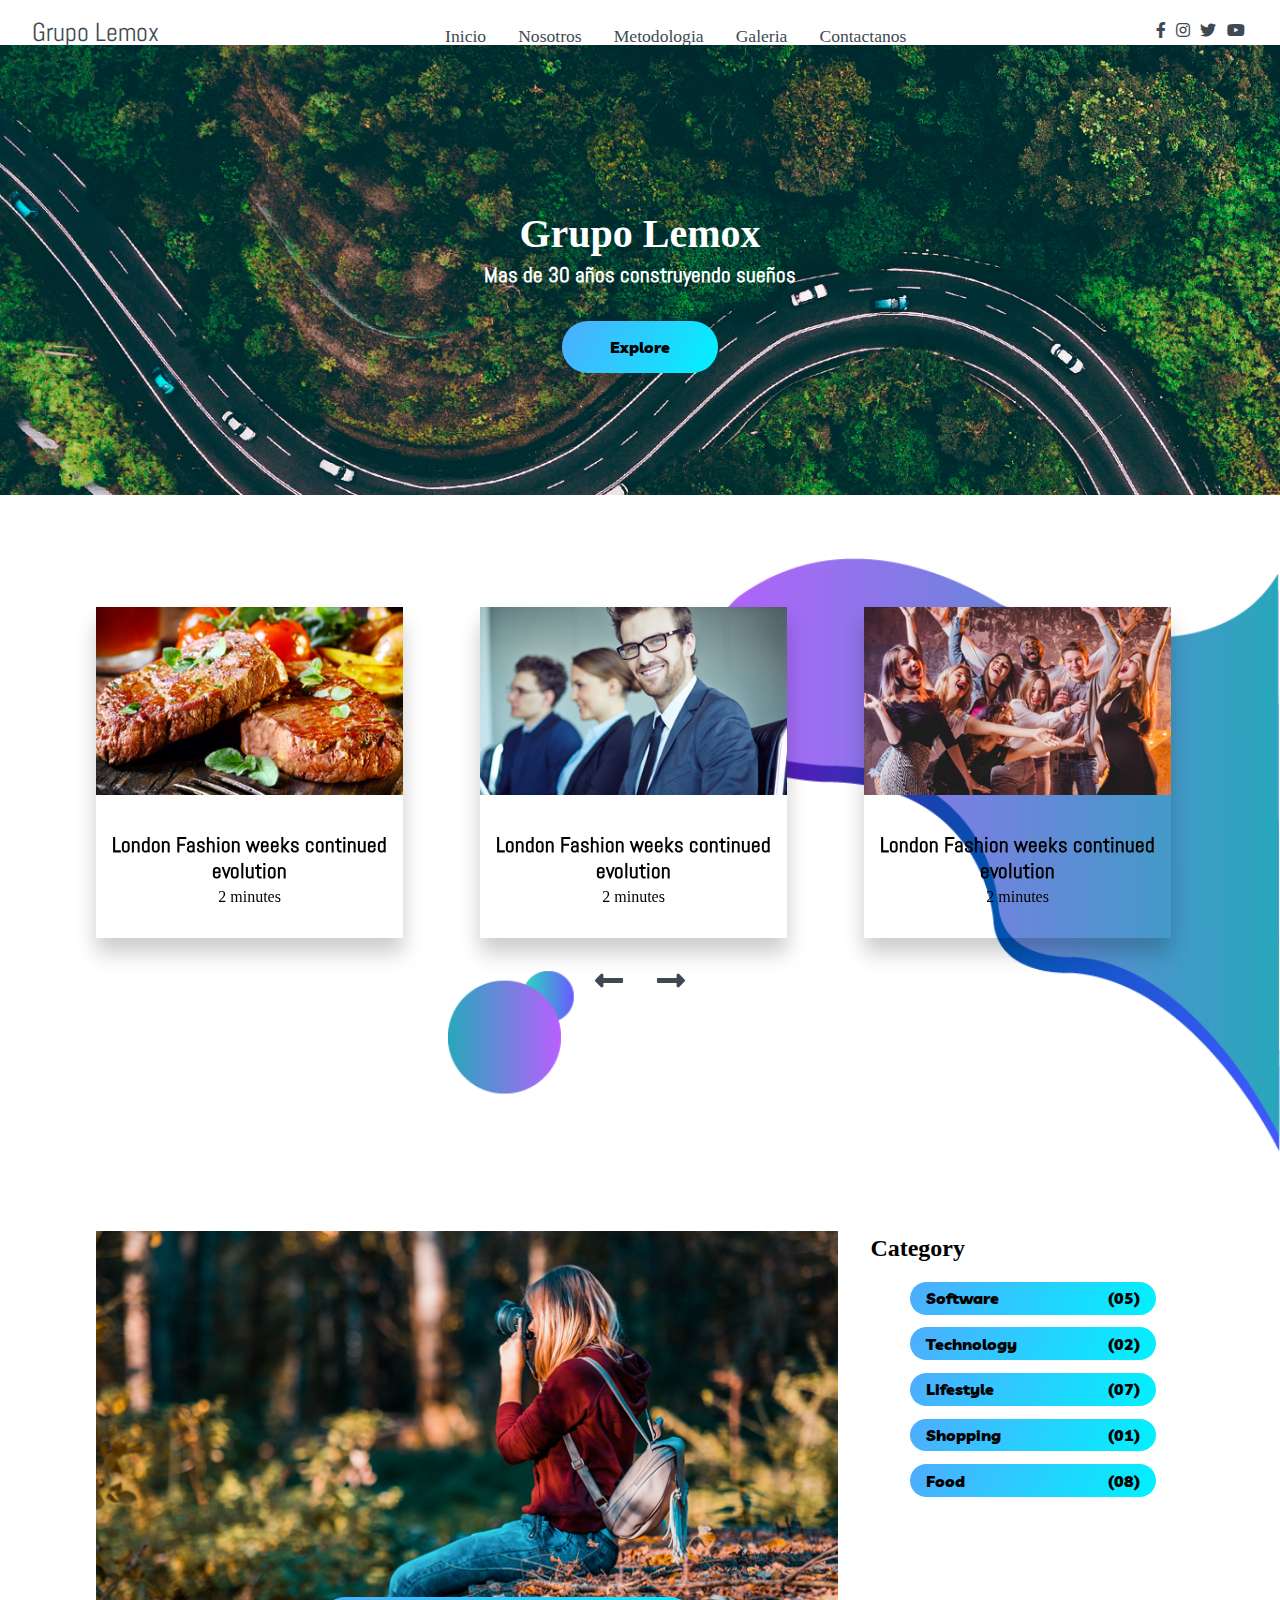
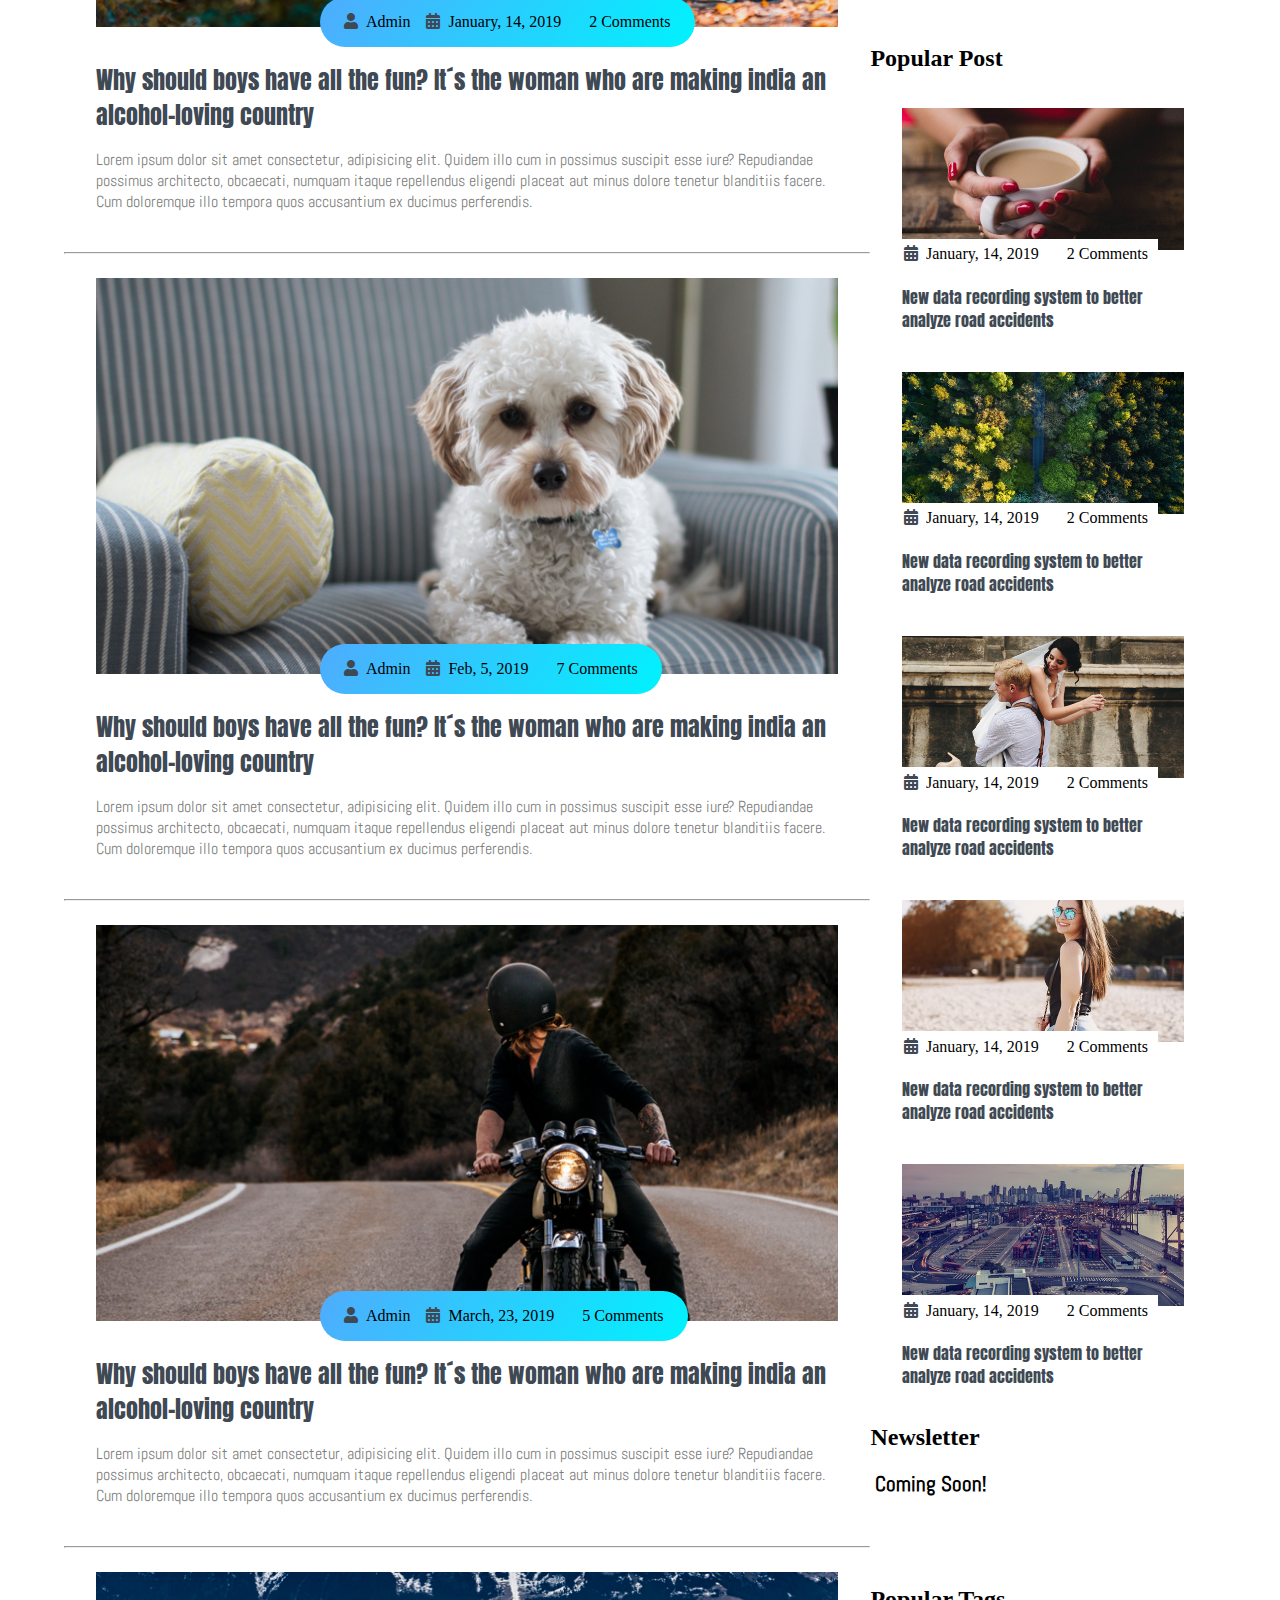
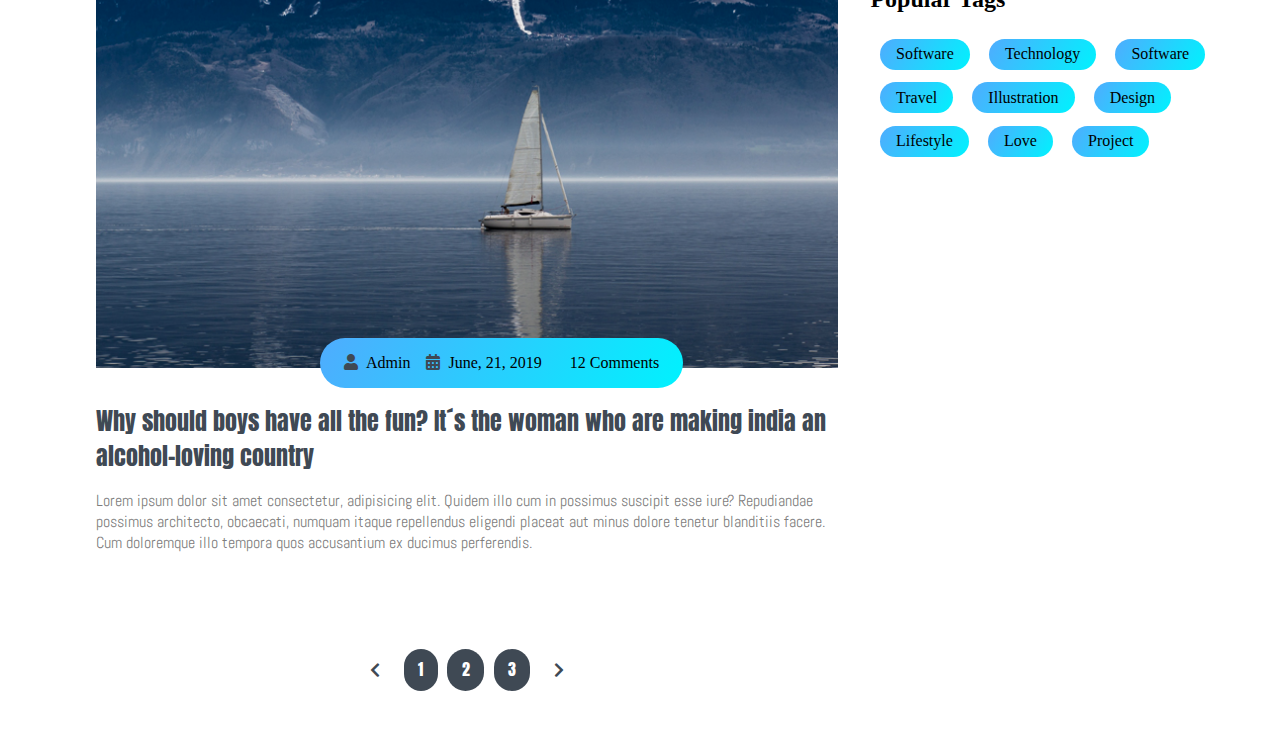
<file: index.html>
<!DOCTYPE html>
<html lang="en">
    <head>
        <meta charset="utf-8">
        <meta name="viewport" content= "width=device-width, initial-scale=1.0">
        <meta http-equiv="X-UA-Compatible" content="ie=edge">

        <title> 
            Grupo Lemox
        </title>
        
        <!-- Font Awesome Icons -->
        <link rel="stylesheet" href="./CSS/all.css">

        <!-- OWL Carousel -->
        <link rel="stylesheet" href="./CSS/owl.carousel.min.css">
        <link rel="stylesheet" href="./CSS/owl.theme.default.min.css">

        <!-- <Custom Style -->
        <link rel="stylesheet" href="./CSS/Style.css">
    
        <!-- <style>

        </style> -->
    </head>

    <body>

        <!----------------- Navigation ------------------------>

        <nav class="nav">
            <div class="nav-menu flex-row">
                <div class="nav-brand">
                    <a href="#" class="text-gray"> Grupo Lemox</a>
                </div>
                
                <div class="toggle-collapse">
                    <div class="toggle-icons">
                        <i class="fas fa-bars"></i>
                    </div>
                </div>
                
                <div>
                    <ul class="nav-items">
                        <li class="nav-link">
                            <a href="#">Inicio</a>
                        </li>
                        <li class="nav-link">
                            <a href="#">Nosotros</a>
                        </li>
                        <li class="nav-link">
                            <a href="#">Metodologia</a>
                        </li>
                        <li class="nav-link">
                            <a href="#">Galeria</a>
                        </li>
                        <li class="nav-link">
                            <a href="#">Contactanos</a>
                        </li>
                    </ul>
                </div>

                <div class="social text-gray">
                    <a href="#"><i class="fab fa-facebook-f"></i></a>
                    <a href="#"><i class="fab fa-instagram"></i></a>
                    <a href="#"><i class="fab fa-twitter"></i></a>
                    <a href="#"><i class="fab fa-youtube"></i></a>
                     
                </div>
            </div>
        </nav>

        <!-------------X--- Navigation ---X-------------------->
             

        <!----------------- Main Site Section ---------------->

        <main>

            <!--------------- Site Title ------------------>

            <section class="site-title">
                <div class="site-background">
                    <h1>Grupo Lemox</h1>
                    <h3>Mas de 30 años construyendo sueños</h3>
                    <button class="btn">Explore</button> 
                </div>
                


            </section>

            <!--------X- Site Title -X---------------->

            <!--------- Blog Carousel ---------->
            <section>
                <div class="blog">
                    <div class="container">
                        <div class="owl-carousel owl-theme blog-post">
                            <div class="blog-content">
                                <img src="./Assets/Blog-post/post-1.jpg" alt="post-1">
                                <div class="blog-title">
                                    <h3>London Fashion weeks continued evolution</h3>
                                    <!-- <button class="btn btn-blog">Fashion</button> -->
                                    <span>2 minutes</span>
                                </div>
                            </div>
                            <div class="blog-content">
                                <img src="./Assets/Blog-post/post-2.jpg" alt="post-2">
                                <div class="blog-title">
                                    <h3>London Fashion weeks continued evolution</h3>
                                    <!-- <button class="btn btn-blog">Fashion</button> -->
                                    <span>2 minutes</span>
                                </div>
                            </div>
                            <div class="blog-content">
                                <img src="./Assets/Blog-post/post-3.jpg" alt="post-3">
                                <div class="blog-title">
                                    <h3>London Fashion weeks continued evolution</h3>
                                    <!-- <button class="btn btn-blog">Fashion</button> -->
                                    <span>2 minutes</span>
                                </div>
                            </div>
                            <div class="blog-content">
                                <img src="./Assets/Blog-post/post-5.png" alt="post-5">
                                <div class="blog-title">
                                    <h3>London Fashion weeks continued evolution</h3>
                                    <!-- <button class="btn btn-blog">Fashion</button> -->
                                    <span>2 minutes</span>
                                </div>
                            </div>
                        </div>
                    <div class="owl-navigation">
                        <span class="owl-nav-prev"><i class="fas fa-long-arrow-alt-left"></i></span>
                        <span class="owl-nav-next"><i class="fas fa-long-arrow-alt-right"></i></span>
                    </div>
                    </div>
                </div>
            </section>

            <!-------X- Blog Carousel -X-------->

            <!--------- Site Content ---------->

            <section class="container">
                <div class="site-content">
                    <div class="posts">
                        <div class="post-content">
                            <div class="post-image">
                                <div>
                                    <img src="./Assets/Blog-post/blog1.png" class="img" alt="blog-1">
                                </div>
                                <div class="post-info flex-row">
                                    <span><i class="fas fa-user text-gray"></i>&nbsp;&nbsp;Admin</span>
                                    <span><i class="fas fa-calendar-alt text-gray"></i>&nbsp;&nbsp;January, 14, 2019</span>
                                    <span>&nbsp;&nbsp; 2 Comments</span>
                                </div>
                            </div>
                            <div class="post-title">
                                <a href="#">Why should boys have all the fun? It´s the woman who are making india an alcohol-loving country</a>
                                <p>
                                    Lorem ipsum dolor sit amet consectetur, adipisicing elit. Quidem illo cum in possimus suscipit esse iure? Repudiandae possimus architecto, obcaecati, numquam itaque repellendus eligendi placeat aut minus dolore tenetur blanditiis facere. Cum doloremque illo tempora quos accusantium ex ducimus perferendis.
                                </p>
                                <!-- <button type="button" class="btn post-btn"> Read More</button> -->
                            </div>
                        </div>
                        <hr> 
                        <div class="post-content">
                            <div class="post-image">
                                <div>
                                    <img src="./Assets/Blog-post/blog2.png" class="img" alt="blog-2">
                                </div>
                                <div class="post-info flex-row">
                                    <span><i class="fas fa-user text-gray"></i>&nbsp;&nbsp;Admin</span>
                                    <span><i class="fas fa-calendar-alt text-gray"></i>&nbsp;&nbsp;Feb, 5, 2019</span>
                                    <span>&nbsp;&nbsp; 7 Comments</span>
                                </div>
                            </div>
                            <div class="post-title">
                                <a href="#">Why should boys have all the fun? It´s the woman who are making india an alcohol-loving country</a>
                                <p>
                                    Lorem ipsum dolor sit amet consectetur, adipisicing elit. Quidem illo cum in possimus suscipit esse iure? Repudiandae possimus architecto, obcaecati, numquam itaque repellendus eligendi placeat aut minus dolore tenetur blanditiis facere. Cum doloremque illo tempora quos accusantium ex ducimus perferendis.
                                </p>
                                <!-- <button type="button" class="btn post-btn"> Read More</button> -->
                            </div>
                        </div>
                        <hr> 
                        <div class="post-content">
                            <div class="post-image">
                                <div>
                                    <img src="./Assets/Blog-post/blog3.png" class="img" alt="blog-3">
                                </div>
                                <div class="post-info flex-row">
                                    <span><i class="fas fa-user text-gray"></i>&nbsp;&nbsp;Admin</span>
                                    <span><i class="fas fa-calendar-alt text-gray"></i>&nbsp;&nbsp;March, 23, 2019</span>
                                    <span>&nbsp;&nbsp; 5 Comments</span>
                                </div>
                            </div>
                            <div class="post-title">
                                <a href="#">Why should boys have all the fun? It´s the woman who are making india an alcohol-loving country</a>
                                <p>
                                    Lorem ipsum dolor sit amet consectetur, adipisicing elit. Quidem illo cum in possimus suscipit esse iure? Repudiandae possimus architecto, obcaecati, numquam itaque repellendus eligendi placeat aut minus dolore tenetur blanditiis facere. Cum doloremque illo tempora quos accusantium ex ducimus perferendis.
                                </p>
                                <!-- <button type="button" class="btn post-btn"> Read More</button> -->
                            </div>
                        </div>
                        <hr> 
                        <div class="post-content">
                            <div class="post-image">
                                <div>
                                    <img src="./Assets/Blog-post/blog4.png" class="img" alt="blog-4">
                                </div>
                                <div class="post-info flex-row">
                                    <span><i class="fas fa-user text-gray"></i>&nbsp;&nbsp;Admin</span>
                                    <span><i class="fas fa-calendar-alt text-gray"></i>&nbsp;&nbsp;June, 21, 2019</span>
                                    <span>&nbsp;&nbsp; 12 Comments</span>
                                </div>
                            </div>
                            <div class="post-title">
                                <a href="#">Why should boys have all the fun? It´s the woman who are making india an alcohol-loving country</a>
                                <p>
                                    Lorem ipsum dolor sit amet consectetur, adipisicing elit. Quidem illo cum in possimus suscipit esse iure? Repudiandae possimus architecto, obcaecati, numquam itaque repellendus eligendi placeat aut minus dolore tenetur blanditiis facere. Cum doloremque illo tempora quos accusantium ex ducimus perferendis.
                                </p>
                                <!-- <button type="button" class="btn post-btn"> Read More</button> -->
                            </div>
                        </div> 
                        <div class="pagination flex-row">
                            <a href="#"><i class="fas fa-chevron-left"></i></a>
                            <a href="#" class="pages">1</a>
                            <a href="#" class="pages">2</a>
                            <a href="#" class="pages">3</a>
                            <a href="#"><i class="fas fa-chevron-right"></i></a>
                        </div>
                    </div>
                    <aside class="sidebar">
                        <div class="category">
                            <h2>Category</h2>
                            <ul class="category-list">
                                <li class="list-items">
                                    <a href="#">Software</a>
                                    <span>(05)</span>
                                </li>
                                <li class="list-items">
                                    <a href="#">Technology</a>
                                    <span>(02)</span>
                                </li>
                                <li class="list-items">
                                    <a href="#">Lifestyle</a>
                                    <span>(07)</span>
                                </li>
                                <li class="list-items">
                                    <a href="#">Shopping</a>
                                    <span>(01)</span>
                                </li>
                                <li class="list-items">
                                    <a href="#">Food</a>
                                    <span>(08)</span>
                                </li>
                            </ul>
                        </div>
                        <div class="popular-post">
                            <h2>Popular Post</h2>
                            <div class="post-content">
                                <div class="post-image">
                                    <div>
                                        <img src="./Assets/popular-post/m-blog-1.jpg" class="img" alt="blog-1">
                                    </div>
                                    <div class="post-info flex-row">
                                        <span><i class="fas fa-calendar-alt text-gray"></i>&nbsp;&nbsp;January, 14, 2019</span>
                                        <span>&nbsp;&nbsp; 2 Comments</span>
                                    </div>
                                </div>
                                <div class="post-title">
                                    <a href="#">New data recording system to better analyze road accidents</a>        
                                </div>
                            </div>
                            <div class="post-content">
                                <div class="post-image">
                                    <div>
                                        <img src="./Assets/popular-post/m-blog-2.jpg" class="img" alt="blogM-2">
                                    </div>
                                    <div class="post-info flex-row">
                                        <span><i class="fas fa-calendar-alt text-gray"></i>&nbsp;&nbsp;January, 14, 2019</span>
                                        <span>&nbsp;&nbsp; 2 Comments</span>
                                    </div>
                                </div>
                                <div class="post-title">
                                    <a href="#">New data recording system to better analyze road accidents</a>        
                                </div>
                            </div>
                            <div class="post-content">
                                <div class="post-image">
                                    <div>
                                        <img src="./Assets/popular-post/m-blog-3.jpg" class="img" alt="blogM-3">
                                    </div>
                                    <div class="post-info flex-row">
                                        <span><i class="fas fa-calendar-alt text-gray"></i>&nbsp;&nbsp;January, 14, 2019</span>
                                        <span>&nbsp;&nbsp; 2 Comments</span>
                                    </div>
                                </div>
                                <div class="post-title">
                                    <a href="#">New data recording system to better analyze road accidents</a>        
                                </div>
                            </div>
                            <div class="post-content">
                                <div class="post-image">
                                    <div>
                                        <img src="./Assets/popular-post/m-blog-4.jpg" class="img" alt="blogM-4">
                                    </div>
                                    <div class="post-info flex-row">
                                        <span><i class="fas fa-calendar-alt text-gray"></i>&nbsp;&nbsp;January, 14, 2019</span>
                                        <span>&nbsp;&nbsp; 2 Comments</span>
                                    </div>
                                </div>
                                <div class="post-title">
                                    <a href="#">New data recording system to better analyze road accidents</a>        
                                </div>
                            </div>
                            <div class="post-content">
                                <div class="post-image">
                                    <div>
                                        <img src="./Assets/popular-post/m-blog-5.jpg" class="img" alt="blogM-5">
                                    </div>
                                    <div class="post-info flex-row">
                                        <span><i class="fas fa-calendar-alt text-gray"></i>&nbsp;&nbsp;January, 14, 2019</span>
                                        <span>&nbsp;&nbsp; 2 Comments</span>
                                    </div>
                                </div>
                                <div class="post-title">
                                    <a href="#">New data recording system to better analyze road accidents</a>        
                                </div>
                            </div>
                        </div>
                        <div class="newsletter">
                            <h2>Newsletter</h2>
                            <div class="form-element">
                                <h3>Coming Soon!</h3>
                                <!-- <input type="text" class="input-element" placeholder="Email"> -->
                                <!-- button -->
                            </div>
                        </div>
                        <div class="popular-tags">
                            <h2>Popular Tags</h2>
                            <div class="tags flex-row">
                                <span class="tag">Software</span>
                                <span class="tag">Technology</span>
                                <span class="tag">Software</span>
                                <span class="tag">Travel</span>
                                <span class="tag">Illustration</span>
                                <span class="tag">Design</span>
                                <span class="tag">Lifestyle</span>
                                <span class="tag">Love</span>
                                <span class="tag">Project</span>
                            </div>
                        </div>
                    </aside>
                </div>

            </section>

            <!-------X- Site Content -X-------->




        </main>

        <!--------------X-- Main Site Section --X-------------->


        <!-- Jquery Library Title -->
        <script src=./js/Jquery3.4.1.min.js></script>

        <!-- OWL Carousel js -->
        <script src="./js/owl.carousel.min.js"></script>
      
        <!-- Custom Javascript Title -->
        <script src=./js/main.js></script>
    </body>
    

</html>
</file>
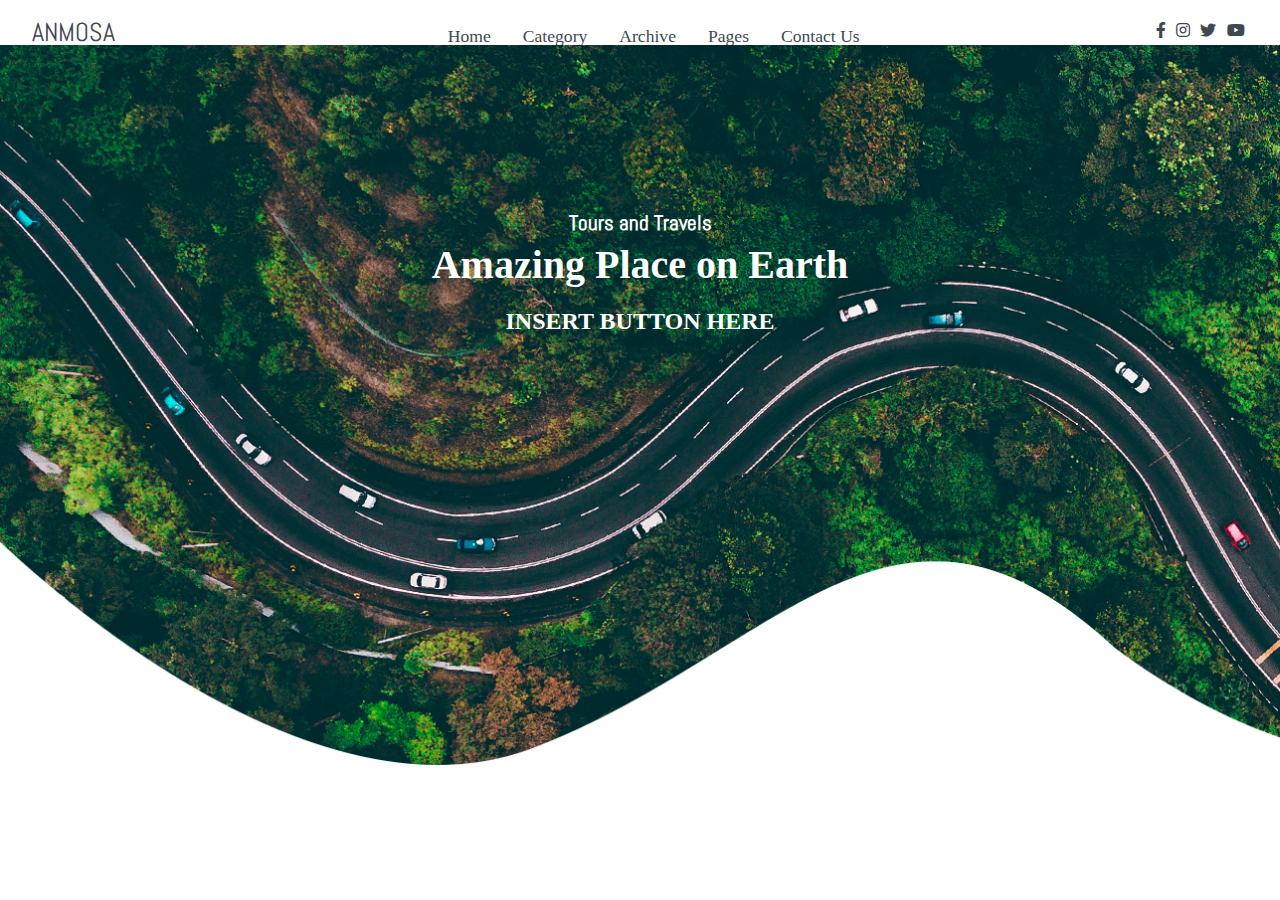
<file: Blog/index.html>
<!DOCTYPE html>
<html lang="en">
    <head>
        <meta charset="UTF-8">
        <meta name="viewport" content= "width=device-width, initial-scale=1.0">
        <meta http-equiv="X-UA-Compatible" content="ie=edge">

        <title> 
            Anmosa`s Blog 
        </title>
        
        <!-- Font Awesome Icons -->
        <link rel="stylesheet" href="./CSS/all.css">

        <!-- OWL Carousel -->
        <link rel="stylesheet" href="./CSS/owl.carousel.min.css">
        <link rel="stylesheet" href="./CSS/owl.theme.default.min.css">

        <!-- <Custom Style -->
        <link rel="stylesheet" href="./CSS/Style.css">
    
        <!-- <style>

        </style> -->
    </head>

    <body>

        <!----------------- Navigation ------------------------>

        <nav class="nav">
            <div class="nav-menu flex-row">
                <div class="nav-brand">
                    <a href="#" class="text-gray"> ANMOSA</a>
                </div>
                
                <div class="toggle-collapse">
                    <div class="toggle-icons">
                        <i class="fas fa-bars"></i>
                    </div>
                </div>
                
                <div>
                    <ul class="nav-items">
                        <li class="nav-link">
                            <a href="#">Home</a>
                        </li>
                        <li class="nav-link">
                            <a href="#">Category</a>
                        </li>
                        <li class="nav-link">
                            <a href="#">Archive</a>
                        </li>
                        <li class="nav-link">
                            <a href="#">Pages</a>
                        </li>
                        <li class="nav-link">
                            <a href="#">Contact Us</a>
                        </li>
                    </ul>
                </div>

                <div class="social text-gray">
                    <a href="#"><i class="fab fa-facebook-f"></i></a>
                    <a href="#"><i class="fab fa-instagram"></i></a>
                    <a href="#"><i class="fab fa-twitter"></i></a>
                    <a href="#"><i class="fab fa-youtube"></i></a>
                     
                </div>
            </div>
        </nav>

        <!-------------X--- Navigation ---X-------------------->
             

        <!----------------- Main Site Section ---------------->

        <main>

            <!--------------- Site Title ------------------>

            <section class="site-title">
                <div class="site-background">
                    <h3>Tours and Travels</h3>
                    <h1>Amazing Place on Earth</h1>
                    <h2> INSERT BUTTON HERE</h2>
                    <!-- <button class="btn">Explore</button> -->
                </div>
                


            </section>

            <!--------X- Site Title -X---------------->

            <!--------- Blog Carousel ---------->
            <section>
                <div class="blog">
                    <div class="container">
                        <div class="owl-carousel owl-theme blog-post">
                            <div class="blog-content">
                                <img src="./Assets/Blog-post/post-1.jpg" alt="post-1">
                                <div class="blog-title">
                                    <h3>London Fashion weeks continued evolution</h3>
                                    <button class="btn btn-blog">Fashion</button>
                                    <span>2 minutes</span>
                                </div>
                            </div>
                        </div>
                    </div>
                </div>
            </section>

            <!-------X- Blog Carousel -X-------->
        </main>

        <!--------------X-- Main Site Section --X-------------->


        <!-- Jquery Library Title -->
        <script src=./js/Jquery3.4.1.min.js></script>

        <!-- OWL Carousel js -->
        <script src="./js/owl.carousel.min.js"></script>
      
        <!-- Custom Javascript Title -->
        <script src=./js/main.js></script>
    </body>
    

</html>
</file>
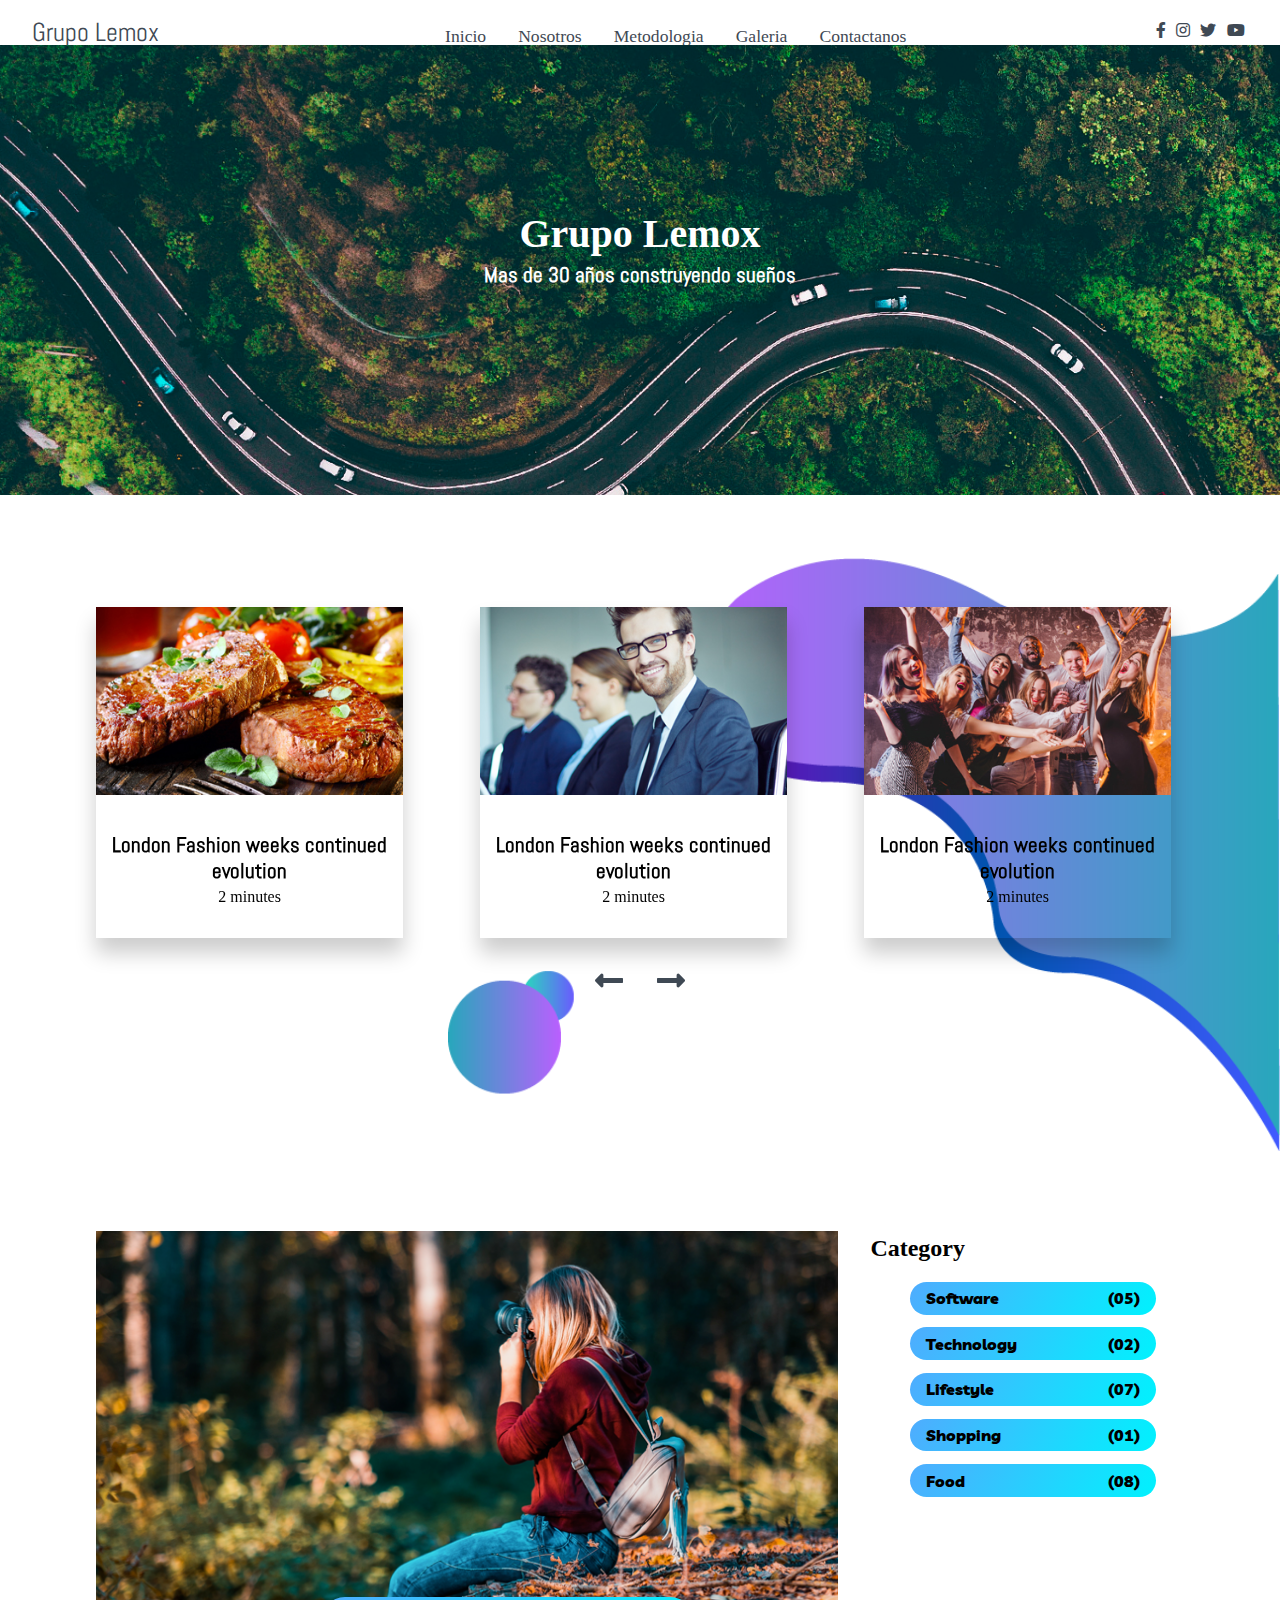
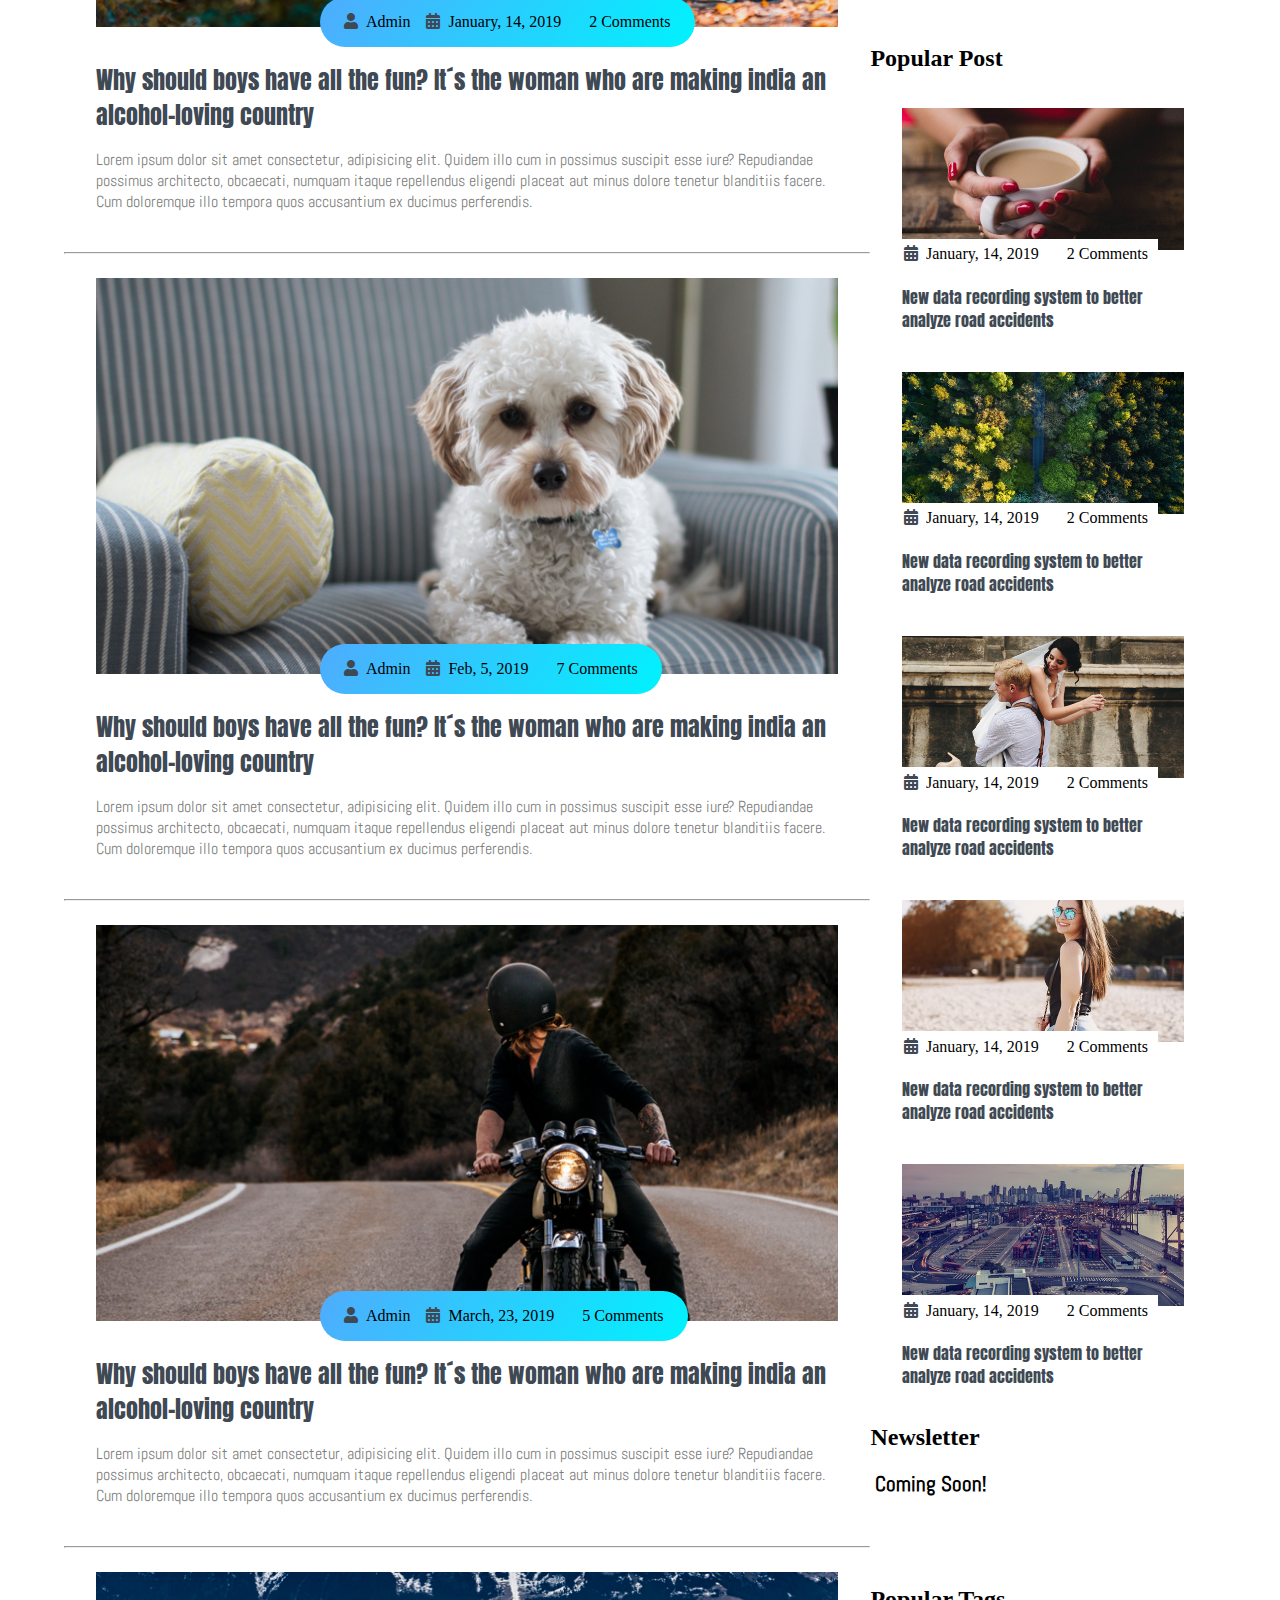
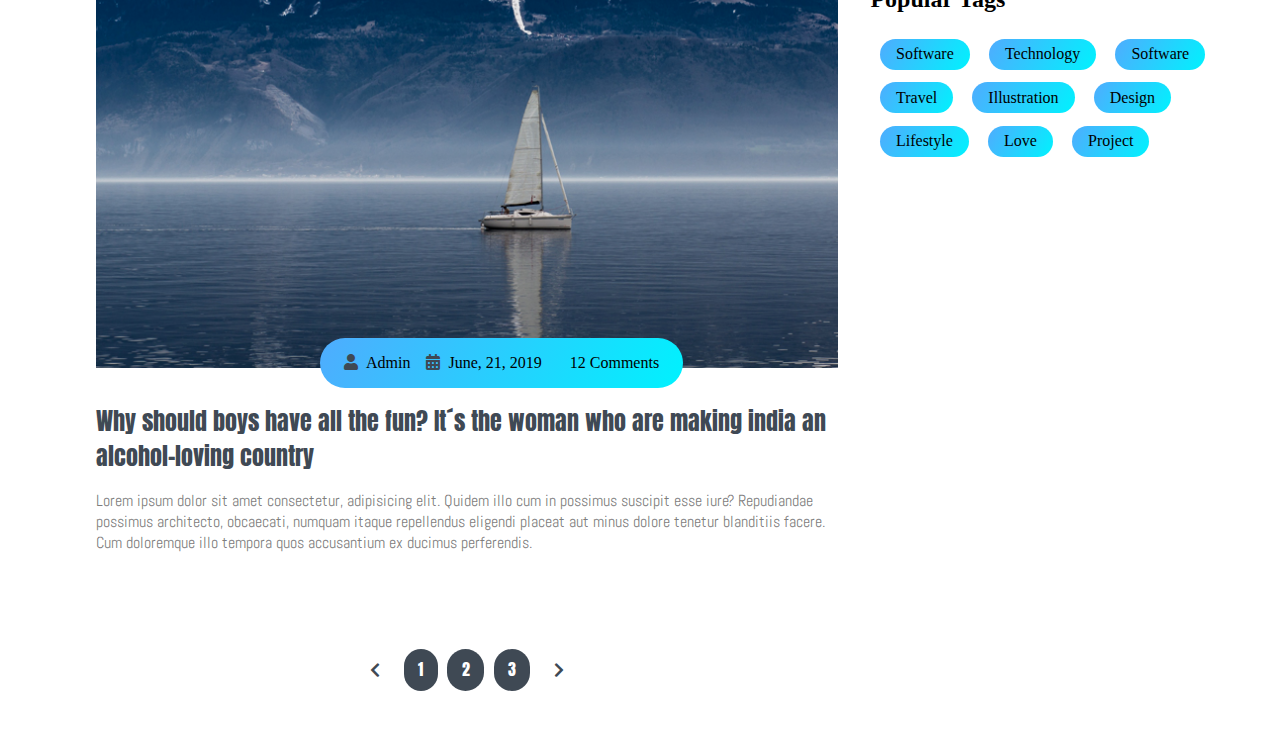
<file: Pagina Lemox/index.html>
<!DOCTYPE html>
<html lang="en">
    <head>
        <meta charset="utf-8">
        <meta name="viewport" content= "width=device-width, initial-scale=1.0">
        <meta http-equiv="X-UA-Compatible" content="ie=edge">

        <title> 
            Grupo Lemox 
        </title>
        
        <!-- Font Awesome Icons -->
        <link rel="stylesheet" href="./CSS/all.css">

        <!-- OWL Carousel -->
        <link rel="stylesheet" href="./CSS/owl.carousel.min.css">
        <link rel="stylesheet" href="./CSS/owl.theme.default.min.css">

        <!-- <Custom Style -->
        <link rel="stylesheet" href="./CSS/Style.css">
    
        <!-- <style>

        </style> -->
    </head>

    <body>

        <!----------------- Navigation ------------------------>

        <nav class="nav">
            <div class="nav-menu flex-row">
                <div class="nav-brand">
                    <a href="#" class="text-gray"> Grupo Lemox</a>
                </div>
                
                <div class="toggle-collapse">
                    <div class="toggle-icons">
                        <i class="fas fa-bars"></i>
                    </div>
                </div>
                
                <div>
                    <ul class="nav-items">
                        <li class="nav-link">
                            <a href="#">Inicio</a>
                        </li>
                        <li class="nav-link">
                            <a href="#">Nosotros</a>
                        </li>
                        <li class="nav-link">
                            <a href="#">Metodologia</a>
                        </li>
                        <li class="nav-link">
                            <a href="#">Galeria</a>
                        </li>
                        <li class="nav-link">
                            <a href="#">Contactanos</a>
                        </li>
                    </ul>
                </div>

                <div class="social text-gray">
                    <a href="#"><i class="fab fa-facebook-f"></i></a>
                    <a href="#"><i class="fab fa-instagram"></i></a>
                    <a href="#"><i class="fab fa-twitter"></i></a>
                    <a href="#"><i class="fab fa-youtube"></i></a>
                     
                </div>
            </div>
        </nav>

        <!-------------X--- Navigation ---X-------------------->
             

        <!----------------- Main Site Section ---------------->

        <main>

            <!--------------- Site Title ------------------>

            <section class="site-title">
                <div class="site-background">
                    <h1>Grupo Lemox</h1>
                    <h3>Mas de 30 años construyendo sueños</h3>
                    <!-- <button class="btn">Explore</button> -->
                </div>
                


            </section>

            <!--------X- Site Title -X---------------->

            <!--------- Blog Carousel ---------->
            <section>
                <div class="blog">
                    <div class="container">
                        <div class="owl-carousel owl-theme blog-post">
                            <div class="blog-content">
                                <img src="./Assets/Blog-post/post-1.jpg" alt="post-1">
                                <div class="blog-title">
                                    <h3>London Fashion weeks continued evolution</h3>
                                    <!-- <button class="btn btn-blog">Fashion</button> -->
                                    <span>2 minutes</span>
                                </div>
                            </div>
                            <div class="blog-content">
                                <img src="./Assets/Blog-post/post-2.jpg" alt="post-2">
                                <div class="blog-title">
                                    <h3>London Fashion weeks continued evolution</h3>
                                    <!-- <button class="btn btn-blog">Fashion</button> -->
                                    <span>2 minutes</span>
                                </div>
                            </div>
                            <div class="blog-content">
                                <img src="./Assets/Blog-post/post-3.jpg" alt="post-3">
                                <div class="blog-title">
                                    <h3>London Fashion weeks continued evolution</h3>
                                    <!-- <button class="btn btn-blog">Fashion</button> -->
                                    <span>2 minutes</span>
                                </div>
                            </div>
                            <div class="blog-content">
                                <img src="./Assets/Blog-post/post-5.png" alt="post-5">
                                <div class="blog-title">
                                    <h3>London Fashion weeks continued evolution</h3>
                                    <!-- <button class="btn btn-blog">Fashion</button> -->
                                    <span>2 minutes</span>
                                </div>
                            </div>
                        </div>
                    <div class="owl-navigation">
                        <span class="owl-nav-prev"><i class="fas fa-long-arrow-alt-left"></i></span>
                        <span class="owl-nav-next"><i class="fas fa-long-arrow-alt-right"></i></span>
                    </div>
                    </div>
                </div>
            </section>

            <!-------X- Blog Carousel -X-------->

            <!--------- Site Content ---------->

            <section class="container">
                <div class="site-content">
                    <div class="posts">
                        <div class="post-content">
                            <div class="post-image">
                                <div>
                                    <img src="./Assets/Blog-post/blog1.png" class="img" alt="blog-1">
                                </div>
                                <div class="post-info flex-row">
                                    <span><i class="fas fa-user text-gray"></i>&nbsp;&nbsp;Admin</span>
                                    <span><i class="fas fa-calendar-alt text-gray"></i>&nbsp;&nbsp;January, 14, 2019</span>
                                    <span>&nbsp;&nbsp; 2 Comments</span>
                                </div>
                            </div>
                            <div class="post-title">
                                <a href="#">Why should boys have all the fun? It´s the woman who are making india an alcohol-loving country</a>
                                <p>
                                    Lorem ipsum dolor sit amet consectetur, adipisicing elit. Quidem illo cum in possimus suscipit esse iure? Repudiandae possimus architecto, obcaecati, numquam itaque repellendus eligendi placeat aut minus dolore tenetur blanditiis facere. Cum doloremque illo tempora quos accusantium ex ducimus perferendis.
                                </p>
                                <!-- <button type="button" class="btn post-btn"> Read More</button> -->
                            </div>
                        </div>
                        <hr> 
                        <div class="post-content">
                            <div class="post-image">
                                <div>
                                    <img src="./Assets/Blog-post/blog2.png" class="img" alt="blog-2">
                                </div>
                                <div class="post-info flex-row">
                                    <span><i class="fas fa-user text-gray"></i>&nbsp;&nbsp;Admin</span>
                                    <span><i class="fas fa-calendar-alt text-gray"></i>&nbsp;&nbsp;Feb, 5, 2019</span>
                                    <span>&nbsp;&nbsp; 7 Comments</span>
                                </div>
                            </div>
                            <div class="post-title">
                                <a href="#">Why should boys have all the fun? It´s the woman who are making india an alcohol-loving country</a>
                                <p>
                                    Lorem ipsum dolor sit amet consectetur, adipisicing elit. Quidem illo cum in possimus suscipit esse iure? Repudiandae possimus architecto, obcaecati, numquam itaque repellendus eligendi placeat aut minus dolore tenetur blanditiis facere. Cum doloremque illo tempora quos accusantium ex ducimus perferendis.
                                </p>
                                <!-- <button type="button" class="btn post-btn"> Read More</button> -->
                            </div>
                        </div>
                        <hr> 
                        <div class="post-content">
                            <div class="post-image">
                                <div>
                                    <img src="./Assets/Blog-post/blog3.png" class="img" alt="blog-3">
                                </div>
                                <div class="post-info flex-row">
                                    <span><i class="fas fa-user text-gray"></i>&nbsp;&nbsp;Admin</span>
                                    <span><i class="fas fa-calendar-alt text-gray"></i>&nbsp;&nbsp;March, 23, 2019</span>
                                    <span>&nbsp;&nbsp; 5 Comments</span>
                                </div>
                            </div>
                            <div class="post-title">
                                <a href="#">Why should boys have all the fun? It´s the woman who are making india an alcohol-loving country</a>
                                <p>
                                    Lorem ipsum dolor sit amet consectetur, adipisicing elit. Quidem illo cum in possimus suscipit esse iure? Repudiandae possimus architecto, obcaecati, numquam itaque repellendus eligendi placeat aut minus dolore tenetur blanditiis facere. Cum doloremque illo tempora quos accusantium ex ducimus perferendis.
                                </p>
                                <!-- <button type="button" class="btn post-btn"> Read More</button> -->
                            </div>
                        </div>
                        <hr> 
                        <div class="post-content">
                            <div class="post-image">
                                <div>
                                    <img src="./Assets/Blog-post/blog4.png" class="img" alt="blog-4">
                                </div>
                                <div class="post-info flex-row">
                                    <span><i class="fas fa-user text-gray"></i>&nbsp;&nbsp;Admin</span>
                                    <span><i class="fas fa-calendar-alt text-gray"></i>&nbsp;&nbsp;June, 21, 2019</span>
                                    <span>&nbsp;&nbsp; 12 Comments</span>
                                </div>
                            </div>
                            <div class="post-title">
                                <a href="#">Why should boys have all the fun? It´s the woman who are making india an alcohol-loving country</a>
                                <p>
                                    Lorem ipsum dolor sit amet consectetur, adipisicing elit. Quidem illo cum in possimus suscipit esse iure? Repudiandae possimus architecto, obcaecati, numquam itaque repellendus eligendi placeat aut minus dolore tenetur blanditiis facere. Cum doloremque illo tempora quos accusantium ex ducimus perferendis.
                                </p>
                                <!-- <button type="button" class="btn post-btn"> Read More</button> -->
                            </div>
                        </div> 
                        <div class="pagination flex-row">
                            <a href="#"><i class="fas fa-chevron-left"></i></a>
                            <a href="#" class="pages">1</a>
                            <a href="#" class="pages">2</a>
                            <a href="#" class="pages">3</a>
                            <a href="#"><i class="fas fa-chevron-right"></i></a>
                        </div>
                    </div>
                    <aside class="sidebar">
                        <div class="category">
                            <h2>Category</h2>
                            <ul class="category-list">
                                <li class="list-items">
                                    <a href="#">Software</a>
                                    <span>(05)</span>
                                </li>
                                <li class="list-items">
                                    <a href="#">Technology</a>
                                    <span>(02)</span>
                                </li>
                                <li class="list-items">
                                    <a href="#">Lifestyle</a>
                                    <span>(07)</span>
                                </li>
                                <li class="list-items">
                                    <a href="#">Shopping</a>
                                    <span>(01)</span>
                                </li>
                                <li class="list-items">
                                    <a href="#">Food</a>
                                    <span>(08)</span>
                                </li>
                            </ul>
                        </div>
                        <div class="popular-post">
                            <h2>Popular Post</h2>
                            <div class="post-content">
                                <div class="post-image">
                                    <div>
                                        <img src="./Assets/popular-post/m-blog-1.jpg" class="img" alt="blog-1">
                                    </div>
                                    <div class="post-info flex-row">
                                        <span><i class="fas fa-calendar-alt text-gray"></i>&nbsp;&nbsp;January, 14, 2019</span>
                                        <span>&nbsp;&nbsp; 2 Comments</span>
                                    </div>
                                </div>
                                <div class="post-title">
                                    <a href="#">New data recording system to better analyze road accidents</a>        
                                </div>
                            </div>
                            <div class="post-content">
                                <div class="post-image">
                                    <div>
                                        <img src="./Assets/popular-post/m-blog-2.jpg" class="img" alt="blogM-2">
                                    </div>
                                    <div class="post-info flex-row">
                                        <span><i class="fas fa-calendar-alt text-gray"></i>&nbsp;&nbsp;January, 14, 2019</span>
                                        <span>&nbsp;&nbsp; 2 Comments</span>
                                    </div>
                                </div>
                                <div class="post-title">
                                    <a href="#">New data recording system to better analyze road accidents</a>        
                                </div>
                            </div>
                            <div class="post-content">
                                <div class="post-image">
                                    <div>
                                        <img src="./Assets/popular-post/m-blog-3.jpg" class="img" alt="blogM-3">
                                    </div>
                                    <div class="post-info flex-row">
                                        <span><i class="fas fa-calendar-alt text-gray"></i>&nbsp;&nbsp;January, 14, 2019</span>
                                        <span>&nbsp;&nbsp; 2 Comments</span>
                                    </div>
                                </div>
                                <div class="post-title">
                                    <a href="#">New data recording system to better analyze road accidents</a>        
                                </div>
                            </div>
                            <div class="post-content">
                                <div class="post-image">
                                    <div>
                                        <img src="./Assets/popular-post/m-blog-4.jpg" class="img" alt="blogM-4">
                                    </div>
                                    <div class="post-info flex-row">
                                        <span><i class="fas fa-calendar-alt text-gray"></i>&nbsp;&nbsp;January, 14, 2019</span>
                                        <span>&nbsp;&nbsp; 2 Comments</span>
                                    </div>
                                </div>
                                <div class="post-title">
                                    <a href="#">New data recording system to better analyze road accidents</a>        
                                </div>
                            </div>
                            <div class="post-content">
                                <div class="post-image">
                                    <div>
                                        <img src="./Assets/popular-post/m-blog-5.jpg" class="img" alt="blogM-5">
                                    </div>
                                    <div class="post-info flex-row">
                                        <span><i class="fas fa-calendar-alt text-gray"></i>&nbsp;&nbsp;January, 14, 2019</span>
                                        <span>&nbsp;&nbsp; 2 Comments</span>
                                    </div>
                                </div>
                                <div class="post-title">
                                    <a href="#">New data recording system to better analyze road accidents</a>        
                                </div>
                            </div>
                        </div>
                        <div class="newsletter">
                            <h2>Newsletter</h2>
                            <div class="form-element">
                                <h3>Coming Soon!</h3>
                                <!-- <input type="text" class="input-element" placeholder="Email"> -->
                                <!-- button -->
                            </div>
                        </div>
                        <div class="popular-tags">
                            <h2>Popular Tags</h2>
                            <div class="tags flex-row">
                                <span class="tag">Software</span>
                                <span class="tag">Technology</span>
                                <span class="tag">Software</span>
                                <span class="tag">Travel</span>
                                <span class="tag">Illustration</span>
                                <span class="tag">Design</span>
                                <span class="tag">Lifestyle</span>
                                <span class="tag">Love</span>
                                <span class="tag">Project</span>
                            </div>
                        </div>
                    </aside>
                </div>

            </section>

            <!-------X- Site Content -X-------->




        </main>

        <!--------------X-- Main Site Section --X-------------->


        <!-- Jquery Library Title -->
        <script src=./js/Jquery3.4.1.min.js></script>

        <!-- OWL Carousel js -->
        <script src="./js/owl.carousel.min.js"></script>
      
        <!-- Custom Javascript Title -->
        <script src=./js/main.js></script>
    </body>
    

</html>
</file>
<file: CSS/Style.css>
@import url("../CSS/fonts.css");


html,body{
    margin: 0%;
    box-sizing: border-box;
    overflow-x: hidden;
}

:root{
    /* Theme Colors */
    --text-gray: #3f4954;
    --text-light: #686666da;
    --bg-color: #0f0f0f;
    --white: #ffffff;
    --midnight: #104f55;

    /* Gradient Color */
    --sky:linear-gradient(120deg, #4facfe 0%, #00f2fe 100%);

    /* Theme Font-Family */
    --Abel:"Abel", cursive;
    --Anton:"Anton", cursive;
    --Josefin:"Josefin", cursive;
    --Lexend:"Lexend", cursive;
    --Livvic:"Livvic", cursive;
}

/* --------- Global Classes -------- */

a{
    text-decoration: none;
    color: var(--text-gray);
}

.flex-row{
    display: flex;
    flex-direction: row;    
    flex-wrap: wrap;
}

ul{
    list-style-type: none;
}

h1{
    font-family: var(--Lexend);
    font-size: 2.5rem;
}

h2{
    font-family: var(--Lexend);
}

h3{
    font-family: var(--Abel);
    font-size: 1.3rem;
}

button.btn{
    border: none;
    border-radius: 2rem;
    padding: 1rem 3rem;
    font-size: 1rem;
    font-family: var(--Livvic);
    cursor: pointer;
}

.span{
    font-family: var(--Abel);
}

.container{
    margin: 0 5vw;
}

.text-gray{
    color: var(--text-gray);
}

p{
    font-family: var(--Abel);
    color: var(--text-light);
}

/* -------X- Global Classes -X------ */

/* -------navbar------- */

.nav{
    background: white;
    padding: 0 2rem;
    height: 0rem;
    min-height: 5vh;
    overflow: hidden;
    transition: height 1s;
}

.nav .nav-menu{
    justify-content: space-between;
}

.nav .toggle-collapse{
    position: absolute;
    top: 0%;
    width: 90%;
    cursor: pointer;
    display: none;
}

.nav .toggle-collapse .toggle-icons{
    display: flex;
    justify-content: flex-end;
    padding: 1.7rem 0;
}

.nav .toggle-collapse .toggle-icons i{
    font-size: 1.4rem;
    color: var(--text-gray);
}

.collapse{
    height: 40rem;
}


.nav .nav-items{
    display: flex;
    margin: 0;
}

.nav .nav-items .nav-link{
    padding: 1.6rem 1rem;
    font-size: 1.1rem;
    position: relative;
    font-family: var(--Lexend);
    font-size: 1.1rem;
}

.nav .nav-brand a{
    font-size: 1.6rem;
    padding: 1rem 0;
    text-decoration: none;
    display: block;
    font-family: var(--Abel);
    font-size: 1.6rem;
}

.nav .nav-items .nav-link:hover{
    background-color: var(--midnight);
}

.nav .nav-items .nav-link:hover a{
    color: var(--white);
}

.nav .social{
    padding: 1.4rem 0;
}

.nav .social i{
    padding: 0 0.2rem;
}

.nav .social i:hover{
    color: #a1c4cf;
}

/* -----X-navbar-X----- */



/* ------ Main Content ----  */

/* ------ Site Title ----  */
main .site-title{
    background: url("../Assets/Background-image.png");
    background-size: cover;
    height: 50vh;
    display: flex;
    justify-content: center;
}

main .site-title .site-background{
    padding-top: 10rem;
    text-align: center;
    color: var(--white);
}

main .site-title h1,h3{
    margin: .3rem;
}

main .site-title .btn{
    margin: 1.8rem;
    background: var(--sky);

}

main .site-title .btn:hover{
    background: var(--white);
    border: 1px solid var(--white);
}


/* ----X- Site Title -X--  */

/*-------- Blog Carousel --------*/

main .blog{
    background: url("../Assets/Abract01.png");
    background-repeat: no-repeat;
    background-position: right;
    height: 80vh;
    width: 100%;
    background-size: 65%;
}
main .blog .blog-post{
    padding-top: 4rem;
}

main .blog .blog-content{
    display: flex;
    flex-direction: column;
    text-align: center;
    width: 80%;
    margin: 3rem 2rem;
    box-shadow: 0 15px 20px rgba(0, 0,0, 0.2);
}

main .blog-content .blog-title{
    padding: 2rem 0;
}

main .blog-content span{
    display: block;
}

section .container .owl-nav{
    position: absolute;
    top: 90%;
    margin: 0 auto;
    width: 100%;
}

.owl-nav .owl-prev .owl-nav-prev,
.owl-nav .owl-next .owl-nav-next{
    color: var(--text-gray);
    background: transparent;
    font-size: 2rem;
}

.owl-theme .owl-nav [class*="owl-"]:hover{
    background: transparent;
    color: var(--midnight);
}

.owl-theme .owl-nav [class*="owl-"]{
    outline: none;
}
/*-------X- Blog Carousel -X--------*/

/*-------- Site Content ---------*/
main .site-content{
    display: grid;
    grid-template-columns: 70% 30%;
}

main .post-content{
    width: 100%;
    margin-bottom: 0.5rem;
}

main .site-content .post-content > .post-image, .post-title{
    padding: 1rem  2rem;
    position: relative;
}

main .site-content .post-content > .post-image .post-info{
    background: var(--sky);
    padding: 1rem;
    position: absolute;
    bottom: 0%;
    left: 20vw;
    border-radius: 3rem;
}

main .site-content .post-content > .post-image > div{
    overflow: hidden;
}

main .site-content .post-content > .post-image .img{
    width: 100%;
    transition: all 1s ease;
}

main .site-content .post-content > .post-image .img:hover{
    transform: scale(1.3);
}

main .site-content .post-content > .post-image .post-info span{
    margin: 0 .5rem;
}

main .post-content .post-title a{
    font-family: var(--Anton);
    font-size: 1.5rem;
}

.site-content .post-content .post-title .post-btn{
    border-radius: 0;
    padding: .7rem 1.5rem;
    background: var(--sky);
}


.site-content .pagination{
    justify-content: center;
    color: var(--text-gray);
    margin: 4rem 0;
}

.site-content .pagination a{
    padding: .6rem .9rem;
    border-radius: 2rem;
    margin: 0 .3rem;
    font-family: var(--Anton);
}

.site-content .pagination .pages{
    background-color: var(--text-gray);
    color: var(--white);
}
/*-------X- Site Content -X--------*/

/* ------ Sidebar ----  */

.site-content > .sidebar .category-list{
    font-family: var(--Livvic);
}

.site-content > .sidebar .category-list .list-items{
    background: var(--sky);
    padding: .4rem 1rem;
    margin: .8rem 0;
    border-radius: 3rem;
    width: 70%;
    display: flex;
    justify-content: space-between;
}

.site-content > .sidebar .category-list .list-items a{
    color: black;
}

.side-content .sidebar .popular-post .post-content{
    padding: 1rem 0;
}

.site-content .sidebar .popular-post h2{
    padding-top: 8rem;
}

.site-content .sidebar .popular-post .post-info{
    padding: .4rem .1rem !important;
    bottom: 0rem !important;
    left: 1.5rem !important;
    border-radius: 0rem !important;
    background: white !important;
} 

.site-content .sidebar .popular-post .post-title a{
    font-size: 1rem;
}

.site-content .sidebar .popular-tags{
    padding: 4rem 0;
}

.site-content .sidebar .popular-tags .tags .tag{
    background: var(--sky);
    padding: .4rem 1rem;
    border-radius: 3rem;
    margin: .4rem .6rem;
}

/* ----X- Sidebar -X--  */

/* ----X- Main Content -X--  */


/*------- Viewport less then or equal to 750 px ----------*/
@media only screen and (max-width: 750px){
    .nav .nav-menu, .nav .nav-items{
        flex-direction: column;
    }
    .nav .toggle-collapse{
        display: initial;
    }
}

/*-----X- Viewport less then or equal to 750 px -X--------*/
</file>
<file: Blog/CSS/Style.css>
@import url("../CSS/fonts.css");


html,body{
    margin: 0%;
    box-sizing: border-box;
    overflow-x: hidden;
}

:root{
    /* Theme Colors */
    --text-gray: #3f4954;
    --text-light: #686666da;
    --bg-color: #0f0f0f;
    --white: #ffffff;
    --midnight: #104f55;

    /* Gradient Color */
    --sky:linear-gradient(120deg, #4facfe 0%, #00f2fe 100%);

    /* Theme Font-Family */
    --Abel:"Abel", cursive;
    --Anton:"Anton", cursive;
    --Josefin:"Josefin", cursive;
    --Lexend:"Lexend", cursive;
    --Livvic:"Livvic", cursive;
}

/* --------- Global Classes -------- */

a{
    text-decoration: none;
    color: var(--text-gray);
}

.flex-row{
    display: flex;
    flex-direction: row;    
    flex-wrap: wrap;
}

ul{
    list-style-type: none;
}

h1{
    font-family: var(--Lexend);
    font-size: 2.5rem;
}

h2{
    font-family: var(--Lexend);
}

h3{
    font-family: var(--Abel);
    font-size: 1.3rem;
}

botton.btn{
    border: none;
    border-radius: 2rem;
    padding: 1rem 3rem;
    font-size: 1rem;
    font-family: var(--Livvic);
    cursor: pointer;
}

/* -------X- Global Classes -X------ */

/* -------navbar------- */

.nav{
    background: white;
    padding: 0 2rem;
    height: 0rem;
    min-height: 5vh;
    overflow: hidden;
    transition: height 1s;
}

.nav .nav-menu{
    justify-content: space-between;
}

.nav .toggle-collapse{
    position: absolute;
    top: 0%;
    width: 90%;
    cursor: pointer;
    display: none;
}

.nav .toggle-collapse .toggle-icons{
    display: flex;
    justify-content: flex-end;
    padding: 1.7rem 0;
}

.nav .toggle-collapse .toggle-icons i{
    font-size: 1.4rem;
    color: var(--text-gray);
}

.collapse{
    height: 40rem;
}


.nav .nav-items{
    display: flex;
    margin: 0;
}

.nav .nav-items .nav-link{
    padding: 1.6rem 1rem;
    font-size: 1.1rem;
    position: relative;
    font-family: var(--Lexend);
    font-size: 1.1rem;
}

.nav .nav-brand a{
    font-size: 1.6rem;
    padding: 1rem 0;
    text-decoration: none;
    display: block;
    font-family: var(--Abel);
    font-size: 1.6rem;
}

.nav .nav-items .nav-link:hover{
    background-color: var(--midnight);
}

.nav .nav-items .nav-link:hover a{
    color: var(--white);
}

.nav .social{
    padding: 1.4rem 0;
}

.nav .social i{
    padding: 0 0.2rem;
}

.nav .social i:hover{
    color: #a1c4cf;
}

/* -----X-navbar-X----- */



/* ------ Main Content ----  */

/* ------ Site Title ----  */
main .site-title{
    background: url("../Assets/Background-image.png");
    background-size: cover;
    height: 80vh;
    display: flex;
    justify-content: center;
}

main .site-title .site-background{
    padding-top: 10rem;
    text-align: center;
    color: var(--white);
}

main .site-title h1,h3{
    margin: .3rem;
}

main .site-title
/* ----X- Site Title -X--  */

/*-------- Blog Carousel --------*/

main.blog{
    background: url(../Assets/Abract01.png);
    background-repeat: no-repeat;
    background-position: right;
    height: 100vh;
    width: 100%;
}

/*-------X- Blog Carousel -X--------*/


/* ----X- Main Content -X--  */


/*------- Viewport less then or equal to 750 px ----------*/
@media only screen and (max-width: 750px){
    .nav .nav-menu, .nav .nav-items{
        flex-direction: column;
    }
    .nav .toggle-collapse{
        display: initial;
    }
}

/*-----X- Viewport less then or equal to 750 px -X--------*/
</file>
<file: Pagina Lemox/CSS/Style.css>
@import url("../CSS/fonts.css");


html,body{
    margin: 0%;
    box-sizing: border-box;
    overflow-x: hidden;
}

:root{
    /* Theme Colors */
    --text-gray: #3f4954;
    --text-light: #686666da;
    --bg-color: #0f0f0f;
    --white: #ffffff;
    --midnight: #104f55;

    /* Gradient Color */
    --sky:linear-gradient(120deg, #4facfe 0%, #00f2fe 100%);

    /* Theme Font-Family */
    --Abel:"Abel", cursive;
    --Anton:"Anton", cursive;
    --Josefin:"Josefin", cursive;
    --Lexend:"Lexend", cursive;
    --Livvic:"Livvic", cursive;
}

/* --------- Global Classes -------- */

a{
    text-decoration: none;
    color: var(--text-gray);
}

.flex-row{
    display: flex;
    flex-direction: row;    
    flex-wrap: wrap;
}

ul{
    list-style-type: none;
}

h1{
    font-family: var(--Lexend);
    font-size: 2.5rem;
}

h2{
    font-family: var(--Lexend);
}

h3{
    font-family: var(--Abel);
    font-size: 1.3rem;
}

botton.btn{
    border: none;
    border-radius: 2rem;
    padding: 1rem 3rem;
    font-size: 1rem;
    font-family: var(--Livvic);
    cursor: pointer;
}

.span{
    font-family: var(--Abel);
}

.container{
    margin: 0 5vw;
}

.text-gray{
    color: var(--text-gray);
}

p{
    font-family: var(--Abel);
    color: var(--text-light);
}

/* -------X- Global Classes -X------ */

/* -------navbar------- */

.nav{
    background: white;
    padding: 0 2rem;
    height: 0rem;
    min-height: 5vh;
    overflow: hidden;
    transition: height 1s;
}

.nav .nav-menu{
    justify-content: space-between;
}

.nav .toggle-collapse{
    position: absolute;
    top: 0%;
    width: 90%;
    cursor: pointer;
    display: none;
}

.nav .toggle-collapse .toggle-icons{
    display: flex;
    justify-content: flex-end;
    padding: 1.7rem 0;
}

.nav .toggle-collapse .toggle-icons i{
    font-size: 1.4rem;
    color: var(--text-gray);
}

.collapse{
    height: 40rem;
}


.nav .nav-items{
    display: flex;
    margin: 0;
}

.nav .nav-items .nav-link{
    padding: 1.6rem 1rem;
    font-size: 1.1rem;
    position: relative;
    font-family: var(--Lexend);
    font-size: 1.1rem;
}

.nav .nav-brand a{
    font-size: 1.6rem;
    padding: 1rem 0;
    text-decoration: none;
    display: block;
    font-family: var(--Abel);
    font-size: 1.6rem;
}

.nav .nav-items .nav-link:hover{
    background-color: var(--midnight);
}

.nav .nav-items .nav-link:hover a{
    color: var(--white);
}

.nav .social{
    padding: 1.4rem 0;
}

.nav .social i{
    padding: 0 0.2rem;
}

.nav .social i:hover{
    color: #a1c4cf;
}

/* -----X-navbar-X----- */



/* ------ Main Content ----  */

/* ------ Site Title ----  */
main .site-title{
    background: url("../Assets/Background-image.png");
    background-size: cover;
    height: 50vh;
    display: flex;
    justify-content: center;
}

main .site-title .site-background{
    padding-top: 10rem;
    text-align: center;
    color: var(--white);
}

main .site-title h1,h3{
    margin: .3rem;
}


/* ----X- Site Title -X--  */

/*-------- Blog Carousel --------*/

main .blog{
    background: url("../Assets/Abract01.png");
    background-repeat: no-repeat;
    background-position: right;
    height: 80vh;
    width: 100%;
    background-size: 65%;
}
main .blog .blog-post{
    padding-top: 4rem;
}

main .blog .blog-content{
    display: flex;
    flex-direction: column;
    text-align: center;
    width: 80%;
    margin: 3rem 2rem;
    box-shadow: 0 15px 20px rgba(0, 0,0, 0.2);
}

main .blog-content .blog-title{
    padding: 2rem 0;
}

main .blog-content span{
    display: block;
}

section .container .owl-nav{
    position: absolute;
    top: 90%;
    margin: 0 auto;
    width: 100%;
}

.owl-nav .owl-prev .owl-nav-prev,
.owl-nav .owl-next .owl-nav-next{
    color: var(--text-gray);
    background: transparent;
    font-size: 2rem;
}

.owl-theme .owl-nav [class*="owl-"]:hover{
    background: transparent;
    color: var(--midnight);
}

.owl-theme .owl-nav [class*="owl-"]{
    outline: none;
}
/*-------X- Blog Carousel -X--------*/

/*-------- Site Content ---------*/
main .site-content{
    display: grid;
    grid-template-columns: 70% 30%;
}

main .post-content{
    width: 100%;
    margin-bottom: 0.5rem;
}

main .site-content .post-content > .post-image, .post-title{
    padding: 1rem  2rem;
    position: relative;
}

main .site-content .post-content > .post-image .post-info{
    background: var(--sky);
    padding: 1rem;
    position: absolute;
    bottom: 0%;
    left: 20vw;
    border-radius: 3rem;
}

main .site-content .post-content > .post-image > div{
    overflow: hidden;
}

main .site-content .post-content > .post-image .img{
    width: 100%;
    transition: all 1s ease;
}

main .site-content .post-content > .post-image .img:hover{
    transform: scale(1.3);
}

main .site-content .post-content > .post-image .post-info span{
    margin: 0 .5rem;
}

main .post-content .post-title a{
    font-family: var(--Anton);
    font-size: 1.5rem;
}

.site-content .post-content .post-title .post-btn{
    border-radius: 0;
    padding: .7rem 1.5rem;
    background: var(--sky);
}


.site-content .pagination{
    justify-content: center;
    color: var(--text-gray);
    margin: 4rem 0;
}

.site-content .pagination a{
    padding: .6rem .9rem;
    border-radius: 2rem;
    margin: 0 .3rem;
    font-family: var(--Anton);
}

.site-content .pagination .pages{
    background-color: var(--text-gray);
    color: var(--white);
}
/*-------X- Site Content -X--------*/

/* ------ Sidebar ----  */

.site-content > .sidebar .category-list{
    font-family: var(--Livvic);
}

.site-content > .sidebar .category-list .list-items{
    background: var(--sky);
    padding: .4rem 1rem;
    margin: .8rem 0;
    border-radius: 3rem;
    width: 70%;
    display: flex;
    justify-content: space-between;
}

.site-content > .sidebar .category-list .list-items a{
    color: black;
}

.side-content .sidebar .popular-post .post-content{
    padding: 1rem 0;
}

.site-content .sidebar .popular-post h2{
    padding-top: 8rem;
}

.site-content .sidebar .popular-post .post-info{
    padding: .4rem .1rem !important;
    bottom: 0rem !important;
    left: 1.5rem !important;
    border-radius: 0rem !important;
    background: white !important;
} 

.site-content .sidebar .popular-post .post-title a{
    font-size: 1rem;
}

.site-content .sidebar .popular-tags{
    padding: 4rem 0;
}

.site-content .sidebar .popular-tags .tags .tag{
    background: var(--sky);
    padding: .4rem 1rem;
    border-radius: 3rem;
    margin: .4rem .6rem;
}

/* ----X- Sidebar -X--  */

/* ----X- Main Content -X--  */


/*------- Viewport less then or equal to 750 px ----------*/
@media only screen and (max-width: 750px){
    .nav .nav-menu, .nav .nav-items{
        flex-direction: column;
    }
    .nav .toggle-collapse{
        display: initial;
    }
}

/*-----X- Viewport less then or equal to 750 px -X--------*/
</file>
